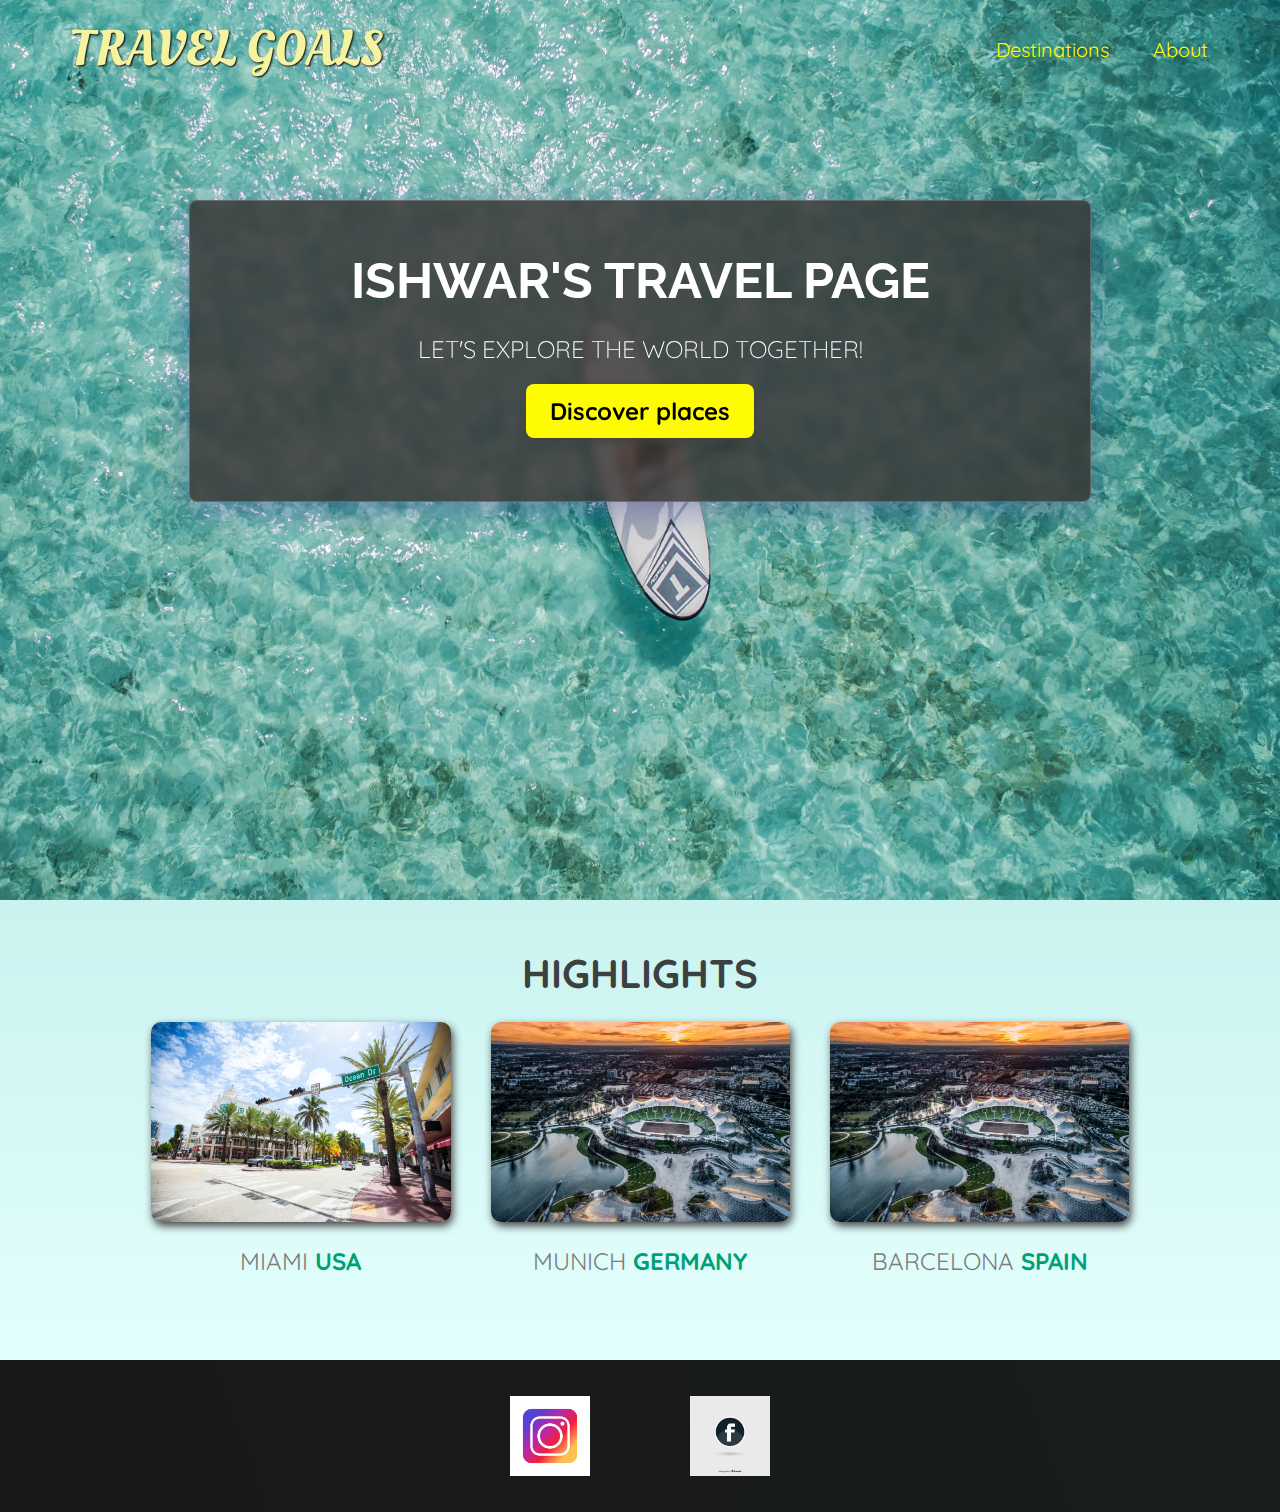
<file: index.html>
<!DOCTYPE html>
<html lang="en">
<head>
    <meta charset="UTF-8">
    <meta name="viewport" content="width=device-width, initial-scale=1.0">
    <link
    href="https://fonts.googleapis.com/css2?family=Raleway:wght@700&family=Oleo+Script:wght@700&family=Quicksand:wght@300;500;700&display=swap"
    rel="stylesheet"
  />
  <link rel="stylesheet" href="shared.css">
    <link rel="stylesheet" href="styles.css">
    <title>Travel Goals</title>
</head>
<body>
    <header id="container">
        <div id="page-logo"> <a href="/index.html">Travel Goals</a></div>
        <nav>
             <ul>
               <li><a href="/places.html">Destinations</a></li>
                <li><a href="#">About</a></li>
             </ul>
            </nav>
    </header>
    <main>
        <section id="hero">
            <div id="hero-content">
              <h1>Ishwar's Travel Page</h1>
               <p>Let's explore the world together!</p>
               <a href="/places.html">Discover places</a>
            </div>


         </section>
        <section id="highlights">
          <h2>HIGHLIGHTS</h2>
          <ul id="destinations">
            <li class="destinations">
              <img src="/images/cities/miami.jpg" alt="miami streets on sunny day">
              <p>Miami <strong>USA</strong></p>
            </li>
            <li class="destinations">
              <img src="/images/cities/munich.jpg" alt="munich">
              <p>MUNICH <strong>GERMANY</strong></p>
            </li>
            <li class="destinations">
              <img src="/images/cities/munich.jpg" alt="munich">
              <p>Barcelona <strong>SPAIN</strong></p>
            </li>
          </ul>


        </section>
    </main>
    <footer>
      <ul>
        <li>
          <a href="https://www.instagram.com"><img src="/images/logos/instagram.jpg" alt="Insta logo"></a>
        </li>
        <li>
          <a href="https://www.facebook.com"><img src="/images/logos/facebook.jpg" alt="fb logo"></a>
        </li>
      </ul>
    </footer>
</body>
</html>
</file>
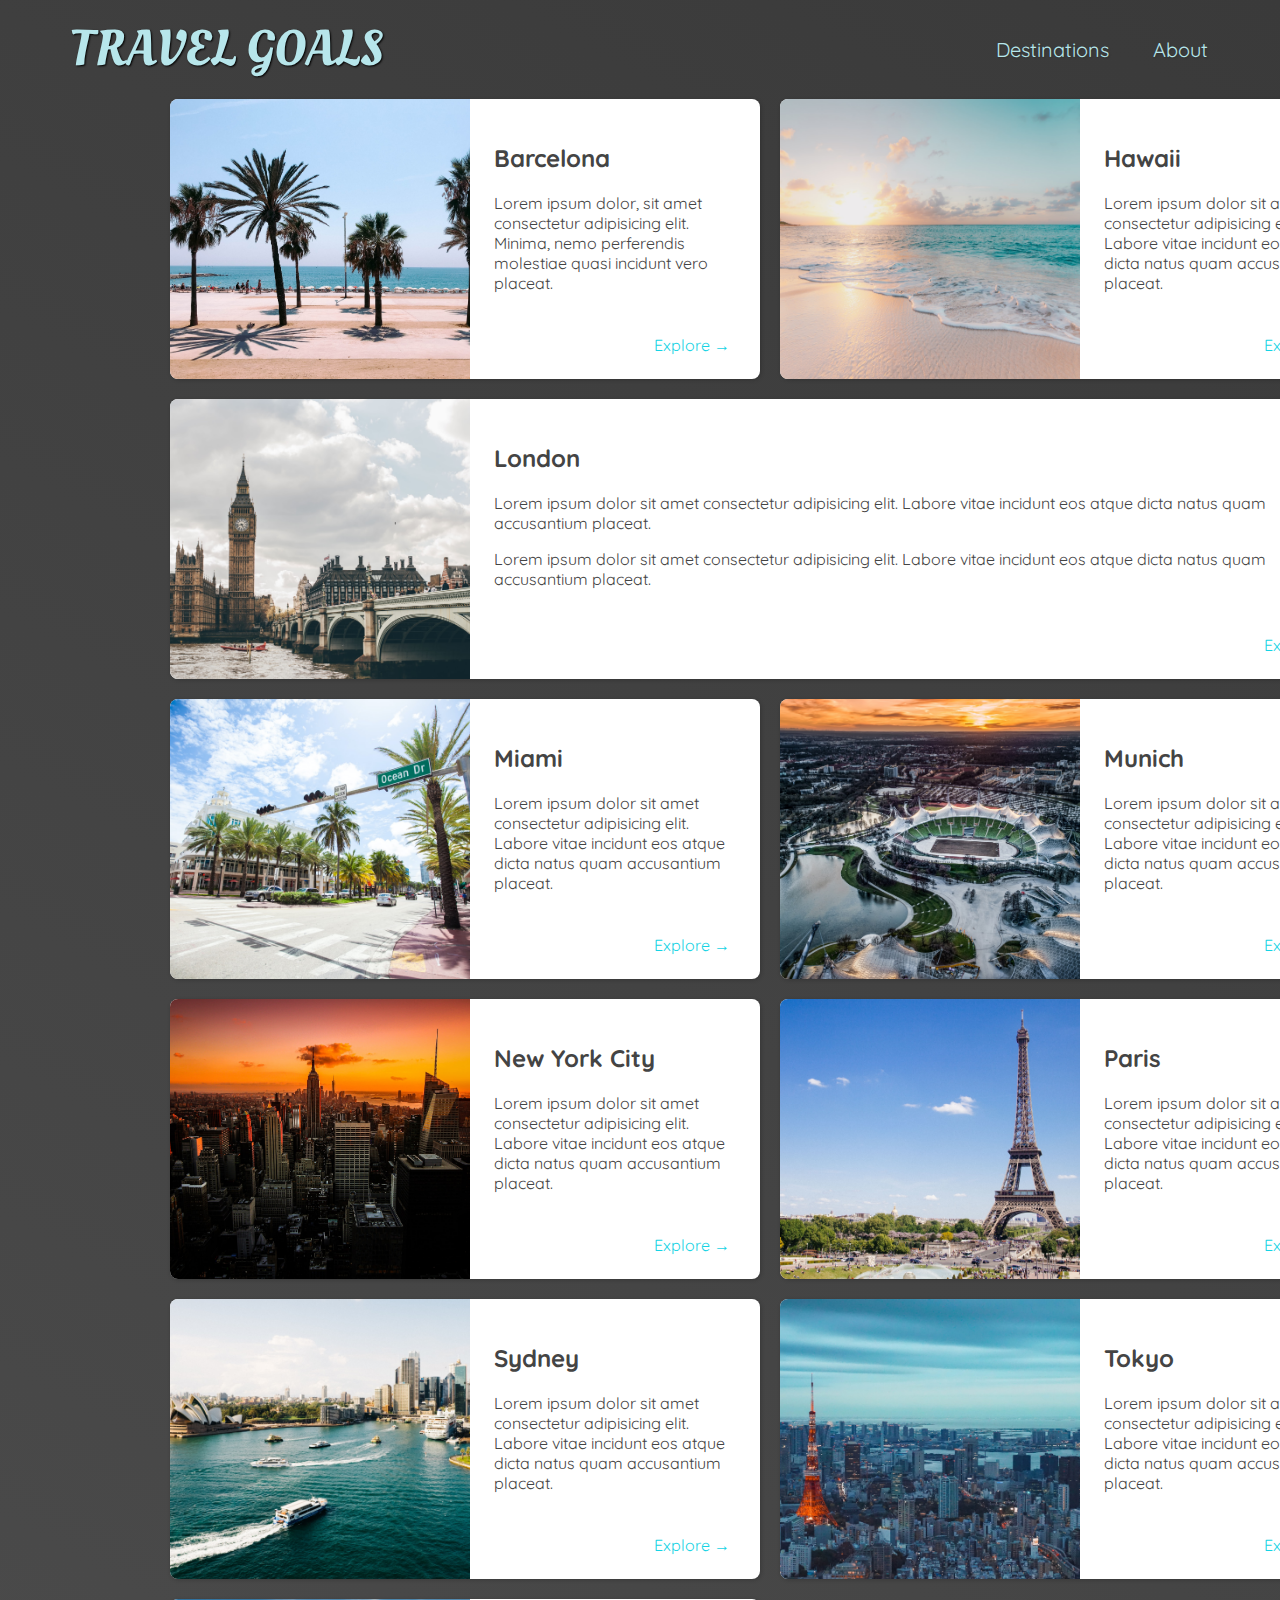
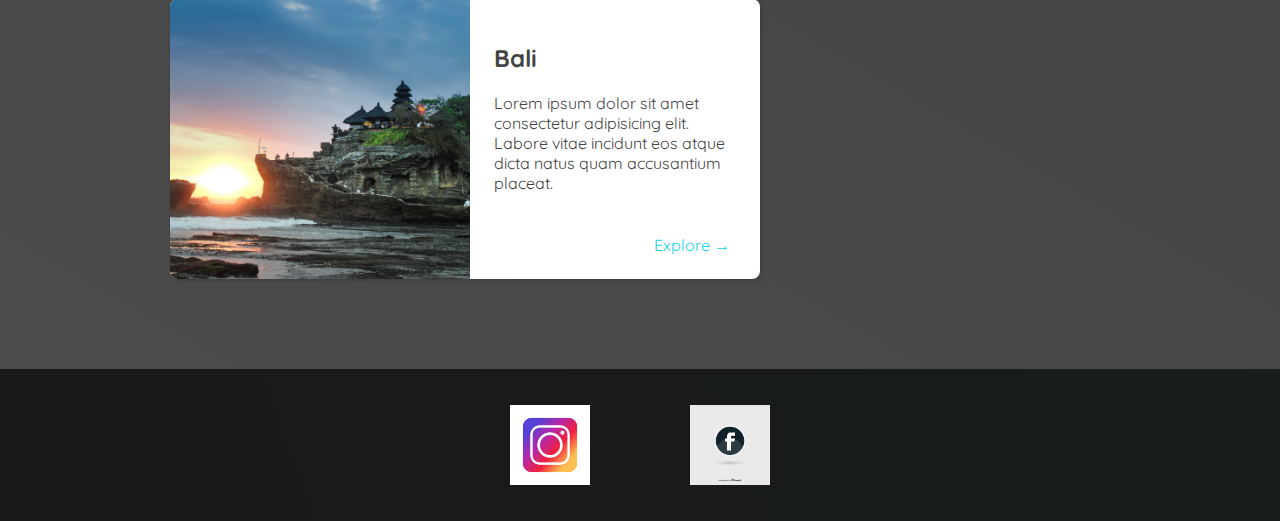
<file: places.html>
<!DOCTYPE html>
<html lang="en">
<head>
    <meta charset="UTF-8">
    <meta name="viewport" content="width=device-width, initial-scale=1.0">
    <link
    href="https://fonts.googleapis.com/css2?family=Raleway:wght@700&family=Oleo+Script:wght@700&family=Quicksand:wght@300;500;700&display=swap"
    rel="stylesheet"
  />
  <link rel="stylesheet" href="shared.css">
    <link rel="stylesheet" href="places.css">
    <title>Travel Goals</title>
</head>
<body>
    <header id="container">
        <div id="page-logo"> <a href="/index.html">Travel Goals</a></div>
        <nav>
             <ul>
               <li><a href="/places.html">Destinations</a></li>
                <li><a href="#">About</a></li>
             </ul>
            </nav>
    </header>
    <main>
        <ul>
              <li>
                <img src="/images/cities/barcelona.jpg" alt="barcelona">
                <div class="item-content">
                    <div>
                    <h2>Barcelona</h2>
                    <p>
                        Lorem ipsum dolor, sit amet consectetur adipisicing elit.
                         Minima, nemo perferendis molestiae quasi incidunt vero placeat.
                         
                     </p>
                       </div>
                     <div class="actions">
                        <a href="https://en.wikipedia.org/wiki/Barcelona">Explore &#x2192</a>
                       </div>
                 </div>
                
              </li>
              
        
                <li>
                  <img src="images/cities/hawaii.jpg" alt="Hawaii beach" />
                  <div class="item-content">
                    <div>
                      <h2>Hawaii</h2>
                      <p>
                        Lorem ipsum dolor sit amet consectetur adipisicing elit. Labore
                        vitae incidunt eos atque dicta natus quam accusantium placeat.
                      </p>
                    </div>
                    <div class="actions">
                      <a href="hhttps://en.wikipedia.org/wiki/Hawaii">Explore &#x2192</a>
                    </div>
                  </div>
                </li>
                <li>
                  <img src="images/cities/london.jpg" alt="London city" />
                  <div class="item-content">
                    <div>
                      <h2>London</h2>
                      <p>
                        Lorem ipsum dolor sit amet consectetur adipisicing elit. Labore
                        vitae incidunt eos atque dicta natus quam accusantium placeat.
                      </p>
                      <p>
                        Lorem ipsum dolor sit amet consectetur adipisicing elit. Labore
                        vitae incidunt eos atque dicta natus quam accusantium placeat.
                      </p>
                    </div>
                    <div class="actions">
                      <a href="https://en.wikipedia.org/wiki/London">Explore &#x2192</a>
                    </div>
                  </div>
                </li>
                <li>
                  <img src="images/cities/miami.jpg" alt="Miami streets" />
                  <div class="item-content">
                    <div>
                      <h2>Miami</h2>
                      <p>
                        Lorem ipsum dolor sit amet consectetur adipisicing elit. Labore
                        vitae incidunt eos atque dicta natus quam accusantium placeat.
                      </p>
                    </div>
                    <div class="actions">
                      <a href="https://en.wikipedia.org/wiki/Miami">Explore &#x2192</a>
                    </div>
                  </div>
                </li>
                <li>
                  <img src="images/cities/munich.jpg" alt="Munich football stadium" />
                  <div class="item-content">
                    <div>
                      <h2>Munich</h2>
                      <p>
                        Lorem ipsum dolor sit amet consectetur adipisicing elit. Labore
                        vitae incidunt eos atque dicta natus quam accusantium placeat.
                      </p>
                    </div>
                    <div class="actions">
                      <a href="https://en.wikipedia.org/wiki/Munich">Explore &#x2192</a>
                    </div>
                  </div>
                </li>
                <li>
                  <img src="images/cities/new-york-city.jpg" alt="New York City skyline" />
                  <div class="item-content">
                    <div>
                      <h2>New York City</h2>
                      <p>
                        Lorem ipsum dolor sit amet consectetur adipisicing elit. Labore
                        vitae incidunt eos atque dicta natus quam accusantium placeat.
                      </p>
                    </div>
                    <div class="actions">
                      <a href="https://en.wikipedia.org/wiki/New_York_City"
                        >Explore &#x2192</a
                      >
                    </div>
                  </div>
                </li>
                <li>
                  <img src="images/cities/paris.jpg" alt="Paris city" />
                  <div class="item-content">
                    <div>
                      <h2>Paris</h2>
                      <p>
                        Lorem ipsum dolor sit amet consectetur adipisicing elit. Labore
                        vitae incidunt eos atque dicta natus quam accusantium placeat.
                      </p>
                    </div>
                    <div class="actions">
                      <a href="https://en.wikipedia.org/wiki/Paris">Explore &#x2192</a>
                    </div>
                  </div>
                </li>
                <li>
                  <img src="images/cities/sydney.jpg" alt="Sydney beach"/>
                  <div class="item-content">
                    <div>
                      <h2>Sydney</h2>
                      <p>
                        Lorem ipsum dolor sit amet consectetur adipisicing elit. Labore
                        vitae incidunt eos atque dicta natus quam accusantium placeat.
                      </p>
                    </div>
                    <div class="actions">
                      <a href="https://en.wikipedia.org/wiki/Sydney">Explore &#x2192</a>
                    </div>
                  </div>
                </li>
                <li>
                  <img src="images/cities/tokyo.jpg" alt="Tokyo skyline" />
                  <div class="item-content">
                    <div>
                      <h2>Tokyo</h2>
                      <p>
                        Lorem ipsum dolor sit amet consectetur adipisicing elit. Labore
                        vitae incidunt eos atque dicta natus quam accusantium placeat.
                      </p>
                    </div>
                    <div class="actions">
                      <a href="https://en.wikipedia.org/wiki/Tokyo">Explore &#x2192</a>
                    </div>
                  </div>
                </li>
                <li>
                  <img src="images/cities/bali.jpg" alt="Bali beach" />
                  <div class="item-content">
                    <div>
                      <h2>Bali</h2>
                      <p>
                        Lorem ipsum dolor sit amet consectetur adipisicing elit. Labore
                        vitae incidunt eos atque dicta natus quam accusantium placeat.
                      </p>
                    </div>
                    <div class="actions">
                      <a href="https://en.wikipedia.org/wiki/Bali">Explore &#x2192</a>
                    </div>
                  </div>
                </li>
              </ul>
              
         </ul>
    </main>
    <footer>
        <ul>
          <li>
            <a href="https://www.instagram.com"><img src="/images/logos/instagram.jpg" alt="Insta logo"></a>
          </li>
          <li>
            <a href="https://www.facebook.com"><img src="/images/logos/facebook.jpg" alt="fb logo"></a>
          </li>
        </ul>
      </footer>
  </body>
  </html>
</file>
<file: shared.css>
body{
    font-family: "Quicksand",sans-serif;
    margin:0;
}
ul{
    list-style: none;
    margin:0;
    padding:0;

}

header{
    display:flex;
    justify-content: space-between;
    align-items: center;
    padding:15px 60px;
    position: absolute;
    width:100%;
    box-sizing: border-box;

}
#page-logo a{
    padding:10px;
    font-family:"Oleo Script",sans-serif;
    color:rgb(245,243,160);
    font-size:50px;
    text-decoration: none;
    text-transform:uppercase;
    text-shadow: 1px 1px 2px rgb(0,0,0);

}
header ul{
    display: flex;

}
header li{
   margin-left: 20px;;
}
header a{
    text-decoration: none;
    color:rgb(255,251,0);
    font-size:20px;
    padding:12px;
    text-shadow:1px 1px 2px rgba(0,0,0,0.2);
    border-radius:6px;
}
header nav a:hover{
    color:rgb(77,77,77);
    background-color: rgb(255,251,0);
}
footer {
    background: linear-gradient(70deg,rgb(24,24,24),rgb(25,29,29));
    padding:36px 0px;
}
footer ul{
    display:flex;
    justify-content: center;
    


}
 footer li{
    width:80px;
    height:80px;
    margin:0 50px;

 }
 footer img{
    width:100%;
    height:100%;

 }
</file>
<file: styles.css>
#hero{
    height:900px;
    background-image: url("/images/places/ocean\ \(1\).jpg");
    background-position: center;
    background-size: cover;
}
#hero-content{
    width:900px;
    height:200px;
    background-color: rgba(51,47,47,0.8);
    /* box-shadow: 2px 4px 8px rgb(68,67,67); */
    border-radius:8px;
    text-align:center;
    padding:50px 0;
    margin:0 auto;
    position: relative;
    top:200px;
    box-shadow: 0 8px 32px 0 rgba( 31, 38, 135, 0.37 );
    backdrop-filter: blur( 4px );
    -webkit-backdrop-filter: blur( 4px );
     border: 1px solid rgba( 255, 255, 255, 0.18 );
}

#hero-content h1{
    color:white;
    text-transform: uppercase;
    font-size:50px;
    font-family: "Raleway",sans-serif;
    margin:0;
    
}
#hero-content p{
    color:white;
    text-transform: uppercase;
    font-size: 24px;
    font-weight: 300;
    margin-bottom: 32px;
}
#hero-content a{
    text-decoration: none;
    background-color: rgb(255,251,0);
    padding:12px 24px;
    color:black;
    font-size: 24px;
    font-weight: bold;
    border-radius: 8px;
    box-shadow: 2px 4px 8px rgb(68,67,67);
}
#hero-content a:hover{
    background-color: rgb(255,238,0);
}
#highlights {
    padding:24px;
    background: linear-gradient(0deg,rgb(227,255,253),rgb(202,243,240));
}

#highlights h2{
    text-transform: uppercase;
    text-align:center;
    font-size: 40px;
    color: rgb(59,65,64);
    margin:24px 0;

}
#destinations{
    display:flex;
    width:90%;
    margin:auto;
    margin-bottom:40px;
    justify-content: center;;
}

.destinations{
    margin:0 20px;
    text-transform: uppercase;
}
.destinations p{
    text-align:center;
    font-size:24px;
    color:rgb(124,123,123);
    margin:20px 0;
    
    
}
.destinations img{
    height:200px;
    width:100%;
    box-shadow: 2px 4px 8px rgb(68,67,67);
    border-radius: 10px;
    object-fit: cover;

}
.destinations strong{
    color:rgb(0,160,117);
}
</file>
<file: places.css>
body{
    background: linear-gradient(30deg,rgb(77,77,77),rgb(58,58,58));
    color:rgb(68,68,68);
}
#page-logo a{
color:rgb(183,230,235);
}

header{
    position:static;
}
header a{
    color:rgb(183,230,235);
}
header nav a:hover{
   background-color:rgb(183,230,235);
   color:rgb(59,59,59);

}
main ul{
    width:1200px;
    margin:0,auto 48px auto;
    display: grid;
    grid-template-columns: 1fr 1fr;
    gap:20px 20px;
    justify-content: center;
    align-items:center;
    
}

li:nth-of-type(3){
    grid-column: 1 / span 2;
}
main li{
    display:flex;
    background-color:white;
    box-shadow: 1px 1px 4px rgba(0,0,0,0.2);
    border-radius:8px;
    overflow:hidden;
   
    
}

main li img{
    width:300px;
    height:280px;
    object-fit: cover;
}
.item-content{
    padding:24px;
    display:flex;
    flex-direction: column;
    justify-content: space-between;
   
}
.item-contect h2{
    margin:0;

}
.actions{
    text-align: right;
}
.actions a{
    text-decoration: none;
    padding:6px;
    color:rgb(22,211,228);
    border-radius: 5px;
}
.actions a:hover{
    background-color: rgb(235,253,255);
}
main{
    margin-left: 170px;
    margin-bottom: 90px;
}
</file>
